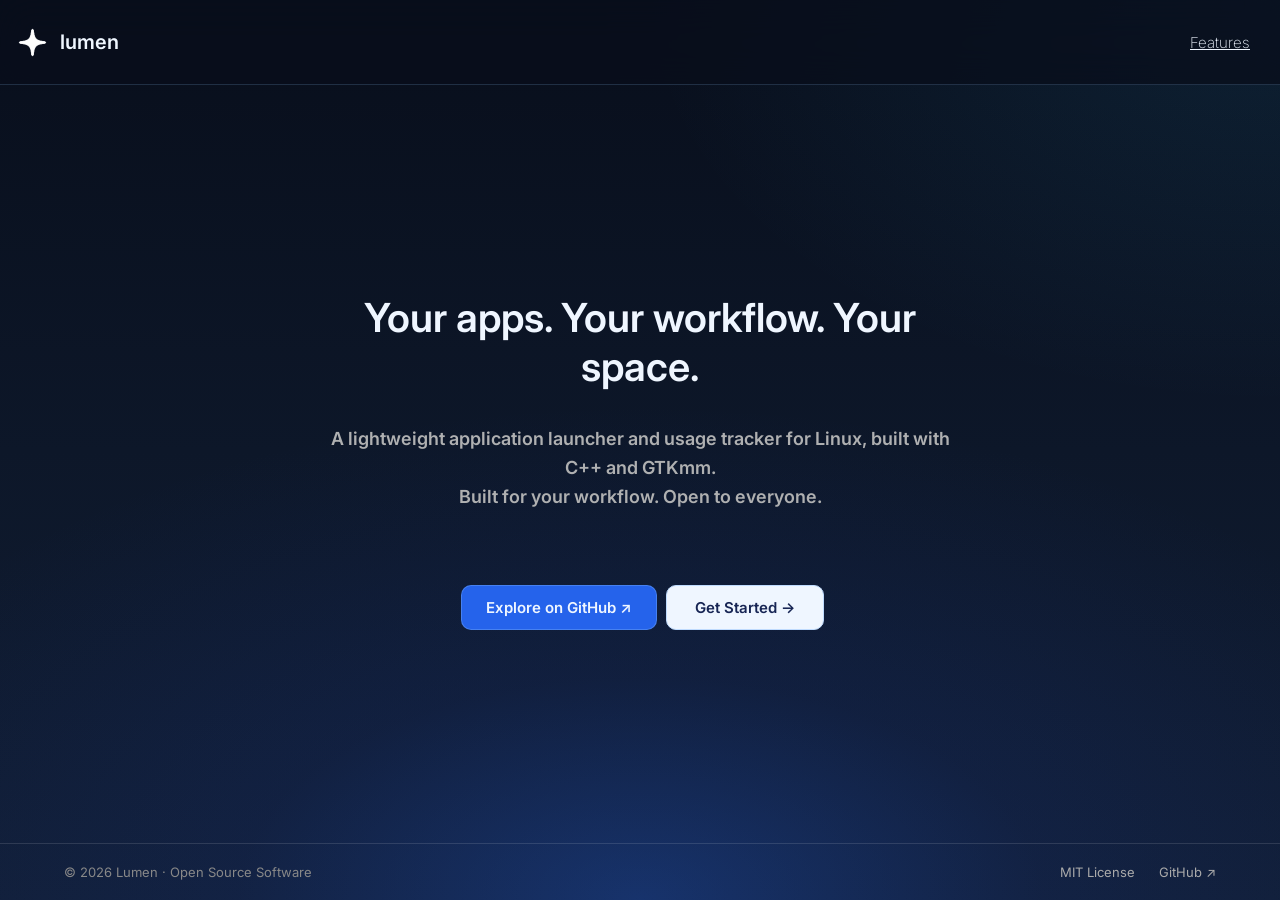
<file: index.html>
<!DOCTYPE html>
<html lang="en">
<head>
    <meta charset="UTF-8">
    <meta name="viewport" content="width=device-width, initial-scale=1.0">
    <title>Lumen</title>
     <link rel="icon" type="image/png" href="content/logo.png">
    <link rel="stylesheet" href="styles.css">

    <link rel="preconnect" href="https://fonts.googleapis.com">
    <link rel="preconnect" href="https://fonts.gstatic.com" crossorigin>

    <link href="https://fonts.googleapis.com/css2?family=Inter:wght@400;500;600;700&display=swap" rel="stylesheet">
</head>
<body>
    <div class="label-box">
        <img src="content\logo.png" alt="lumen-logo" class="logo">
        <p class="lumen-label">lumen</p>
        <a href="lumenwiki.html#launcher" class="features">Features</a>
    </div>

    <h1 class="header-lumen">Your apps. Your workflow. Your space.</h1>
    <p class="lumen-opisanie">A lightweight application launcher and usage tracker for Linux, built with C++ and GTKmm.<br>Built for your workflow. Open to everyone.</p>

    <a
    href="https://github.com/anq3l1/lumen"
    class="git-button"
    target="_blank"
    rel="noopener noreferrer"
    >
        Explore on GitHub ↗
    </a>
    
    <a href="lumenwiki.html" class="get-started">
        Get Started →
    </a>

    
<footer class="footer">
    <p>© 2026 Lumen · Open Source Software</p>

    <div class="footer-links">
        <a href="LICENSE">MIT License</a>
        <a href="https://github.com/anq3l1/lumen"
           target="_blank"
           rel="noopener noreferrer">GitHub ↗</a>
    </div>
</footer>


</body>
</html>
</file>
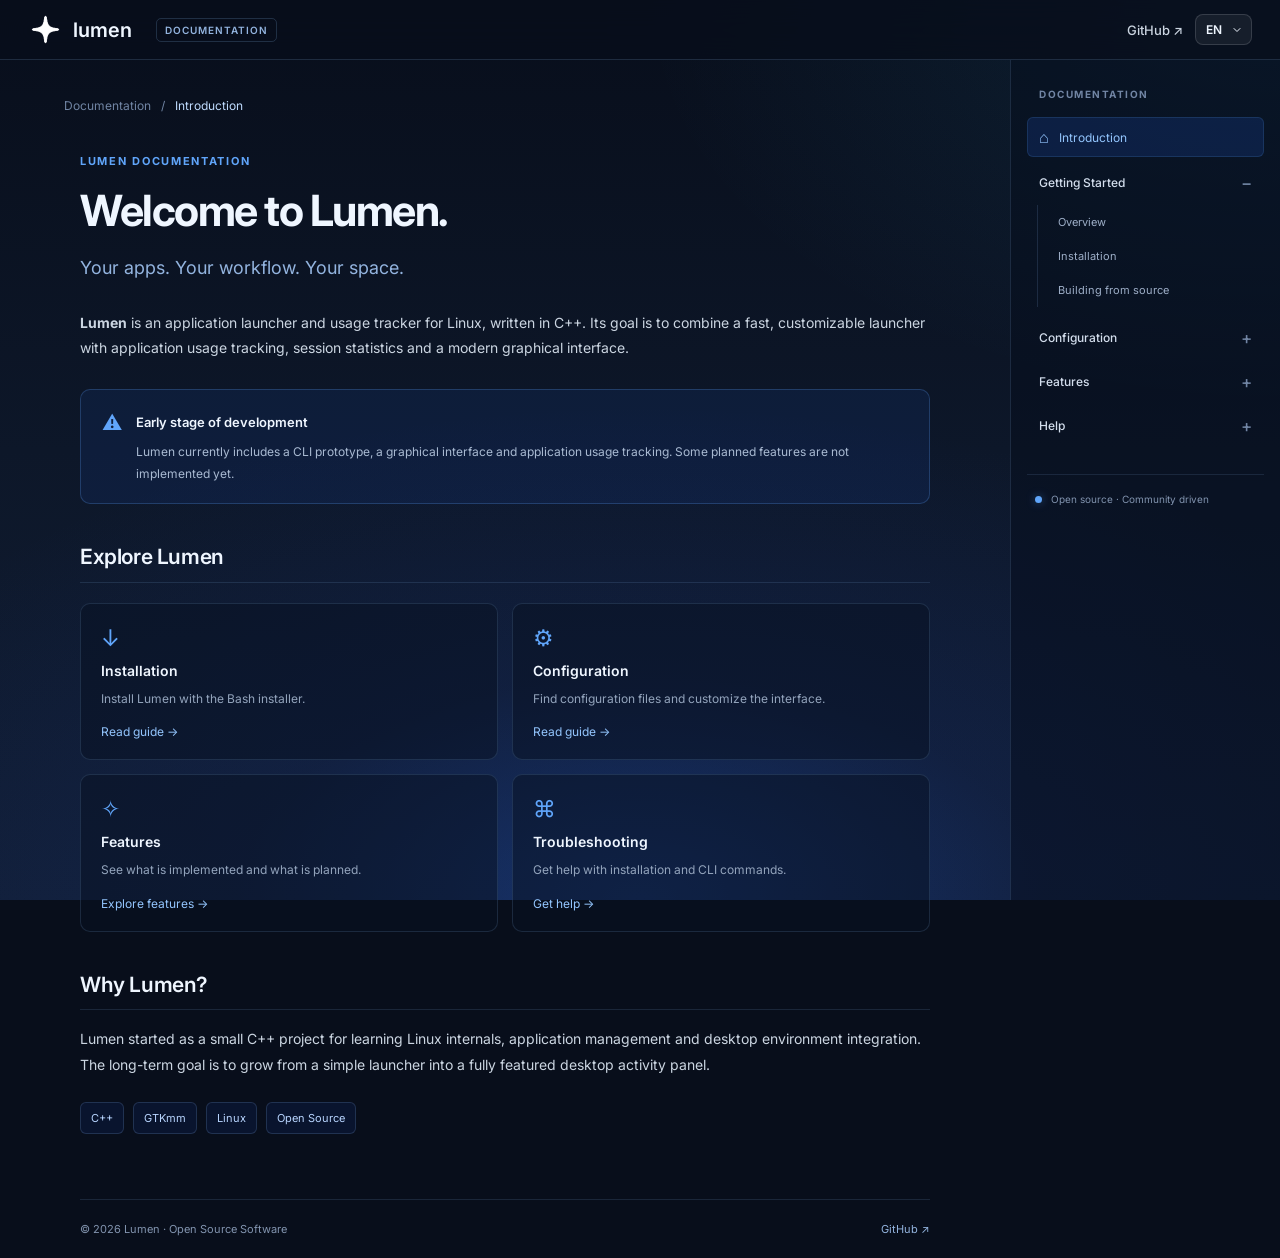
<file: lumenwiki.html>
<!DOCTYPE html>
<html lang="en">
<head>
    <meta charset="UTF-8">
    <meta name="viewport" content="width=device-width, initial-scale=1.0">

    <title>Lumen Wiki</title>
    <link rel="icon" type="image/png" href="content/logo.png">
    <link rel="stylesheet" href="wikistyles.css">

    <link rel="preconnect" href="https://fonts.googleapis.com">
    <link rel="preconnect" href="https://fonts.gstatic.com" crossorigin>
    <link href="https://fonts.googleapis.com/css2?family=Inter:wght@400;500;600;700&display=swap"
          rel="stylesheet">
</head>
<body class="wiki-page">

    <header class="label-box">
        <a href="index.html" class="wiki-brand">
            <img src="content/logo.png" alt="Lumen logo" class="logo">
            <span class="lumen-label">lumen</span>
        </a>

        <span class="wiki-badge">DOCUMENTATION</span>

        <a href="https://github.com/anq3l1/lumen"
           class="wiki-github"
           target="_blank"
           rel="noopener noreferrer">
            GitHub ↗
        </a>

        <div class="wiki-header-actions">
         <select id="language-switcher" class="language-switcher"
            aria-label="Select language">
             <option value="en">EN</option>
            <option value="ru">RU</option>
            </select>
        </div>
    </header>

    <div class="wiki-layout">

        <!-- Main content -->
        <main class="wiki-content" id="wiki-content">

            <div class="wiki-breadcrumb">
                <span>Documentation</span>
                <span>/</span>
                <span id="breadcrumb-current">Introduction</span>
            </div>

            <article id="wiki-article">
                <span class="wiki-eyebrow">LUMEN DOCUMENTATION</span>
                <h1>Welcome to Lumen.</h1>
                <p class="wiki-lead">Your apps. Your workflow. Your space.</p>
                <p><strong>Lumen</strong> is an application launcher and usage tracker for Linux, written in C++. Its goal is to combine a fast, customizable launcher with application usage tracking, session statistics and a modern graphical interface.</p>
                <div class="wiki-callout">
                    <span class="callout-icon">⚠</span>
                    <div>
                        <strong>Early stage of development</strong>
                        <p>Lumen currently includes a CLI prototype, a graphical interface and application usage tracking. Some planned features are not implemented yet.</p>
                    </div>
                </div>
                <h2>Explore Lumen</h2>
                <div class="wiki-cards">
                    <button class="wiki-card" data-page="installation">
                        <span class="wiki-card-icon">↓</span>
                        <strong>Installation</strong>
                        <span>Install Lumen with the Bash installer.</span>
                        <span class="wiki-card-link">Read guide →</span>
                    </button>
                    <button class="wiki-card" data-page="configuration">
                        <span class="wiki-card-icon">⚙</span>
                        <strong>Configuration</strong>
                        <span>Find configuration files and customize the interface.</span>
                        <span class="wiki-card-link">Read guide →</span>
                    </button>
                    <button class="wiki-card" data-page="features">
                        <span class="wiki-card-icon">✧</span>
                        <strong>Features</strong>
                        <span>See what is implemented and what is planned.</span>
                        <span class="wiki-card-link">Explore features →</span>
                    </button>
                    <button class="wiki-card" data-page="troubleshooting">
                        <span class="wiki-card-icon">⌘</span>
                        <strong>Troubleshooting</strong>
                        <span>Get help with installation and CLI commands.</span>
                        <span class="wiki-card-link">Get help →</span>
                    </button>
                </div>
                <h2>Why Lumen?</h2>
                <p>Lumen started as a small C++ project for learning Linux internals, application management and desktop environment integration. The long-term goal is to grow from a simple launcher into a fully featured desktop activity panel.</p>
                <div class="wiki-tags"><span>C++</span><span>GTKmm</span><span>Linux</span><span>Open Source</span></div>
            </article>


            <footer class="wiki-footer">
                <span>© 2026 Lumen · Open Source Software</span>
                <a href="https://github.com/anq3l1/lumen"
                   target="_blank"
                   rel="noopener noreferrer">GitHub ↗</a>
            </footer>

        </main>

        <!-- Right sidebar -->
        <aside class="wiki-sidebar">

            <div class="sidebar-heading">DOCUMENTATION</div>

            <button class="wiki-nav-link active" data-page="introduction">
                <span class="nav-icon">⌂</span>
                Introduction
            </button>

            <details class="wiki-nav-group" open>
                <summary>Getting Started</summary>
                <div class="wiki-nav-children">
                    <button class="wiki-nav-link" data-page="overview">
                        Overview
                    </button>
                    <button class="wiki-nav-link" data-page="installation">
                        Installation
                    </button>
                    <button class="wiki-nav-link" data-page="building">
                        Building from source
                    </button>
                </div>
            </details>

            <details class="wiki-nav-group">
                <summary>Configuration</summary>
                <div class="wiki-nav-children">
                    <button class="wiki-nav-link" data-page="configuration">
                        General settings
                    </button>
                    <button class="wiki-nav-link" data-page="styling">
                        Custom styling
                    </button>
                    <button class="wiki-nav-link" data-page="desktop">
                        Desktop integration
                    </button>
                </div>
            </details>

            <details class="wiki-nav-group">
                <summary>Features</summary>
                <div class="wiki-nav-children">
                    <button class="wiki-nav-link" data-page="launcher">
                        Application launcher
                    </button>
                    <button class="wiki-nav-link" data-page="usage">
                        Usage tracking
                    </button>
                    <button class="wiki-nav-link" data-page="statistics">
                        Statistics
                    </button>
                </div>
            </details>

            <details class="wiki-nav-group">
                <summary>Help</summary>
                <div class="wiki-nav-children">
                    <button class="wiki-nav-link" data-page="troubleshooting">
                        Troubleshooting
                    </button>
                    <button class="wiki-nav-link" data-page="contributing">
                        Contributing
                    </button>
                    <button class="wiki-nav-link" data-page="license">
                        License
                    </button>
                </div>
            </details>

            <div class="sidebar-bottom">
                <span class="status-dot"></span>
                Open source · Community driven
            </div>

        </aside>

    </div>

<script>
const pages = {
    introduction: {
        title: "Introduction",
        ruTitle: "Введение",
        html: `
            <span class="wiki-eyebrow">LUMEN DOCUMENTATION</span>
            <h1>Welcome to Lumen.</h1>
            <p class="wiki-lead">Your apps. Your workflow. Your space.</p>
            <p><strong>Lumen</strong> is an application launcher and usage tracker for Linux, written in C++. Its goal is to combine a fast, customizable launcher with application usage tracking, session statistics and a modern graphical interface.</p>
            <div class="wiki-callout"><span class="callout-icon">⚠</span><div>
                <strong>Early stage of development</strong>
                <p>Lumen currently includes a CLI prototype, a graphical interface and application usage tracking. Some planned features are not implemented yet.</p>
            </div></div>
            <h2>Explore Lumen</h2>
            <div class="wiki-cards">
                <button class="wiki-card" data-page="installation"><span class="wiki-card-icon">↓</span><strong>Installation</strong><span>Install Lumen with the Bash installer.</span><span class="wiki-card-link">Read guide →</span></button>
                <button class="wiki-card" data-page="configuration"><span class="wiki-card-icon">⚙</span><strong>Configuration</strong><span>Find configuration files and customize the interface.</span><span class="wiki-card-link">Read guide →</span></button>
                <button class="wiki-card" data-page="features"><span class="wiki-card-icon">✧</span><strong>Features</strong><span>See what is implemented and what is planned.</span><span class="wiki-card-link">Explore features →</span></button>
                <button class="wiki-card" data-page="troubleshooting"><span class="wiki-card-icon">⌘</span><strong>Troubleshooting</strong><span>Get help with installation and CLI commands.</span><span class="wiki-card-link">Get help →</span></button>
            </div>
            <h2>Why Lumen?</h2>
            <p>Lumen started as a small C++ project for learning Linux internals, application management and desktop environment integration. The long-term goal is to grow from a simple launcher into a fully featured desktop activity panel.</p>
            <div class="wiki-tags"><span>C++</span><span>GTKmm</span><span>Linux</span><span>Open Source</span></div>
        `,
        ru: `
            <span class="wiki-eyebrow">ДОКУМЕНТАЦИЯ LUMEN</span>
            <h1>Добро пожаловать в Lumen.</h1>
            <p class="wiki-lead">Твои приложения. Твой процесс. Твоё пространство.</p>
            <p><strong>Lumen</strong> — лаунчер приложений и трекер времени их использования для Linux, написанный на C++. Его цель — объединить быстрый настраиваемый лаунчер, отслеживание использования приложений, статистику сеансов и современный графический интерфейс.</p>
            <div class="wiki-callout"><span class="callout-icon">⚠</span><div>
                <strong>Ранняя стадия разработки</strong>
                <p>Сейчас Lumen включает прототип CLI, графический интерфейс и отслеживание времени использования приложений. Некоторые запланированные функции ещё не реализованы.</p>
            </div></div>
            <h2>Изучить Lumen</h2>
            <div class="wiki-cards">
                <button class="wiki-card" data-page="installation"><span class="wiki-card-icon">↓</span><strong>Установка</strong><span>Установи Lumen с помощью Bash-скрипта.</span><span class="wiki-card-link">Читать руководство →</span></button>
                <button class="wiki-card" data-page="configuration"><span class="wiki-card-icon">⚙</span><strong>Настройки</strong><span>Найди конфигурационные файлы и настрой интерфейс.</span><span class="wiki-card-link">Читать руководство →</span></button>
                <button class="wiki-card" data-page="features"><span class="wiki-card-icon">✧</span><strong>Возможности</strong><span>Посмотри, что уже реализовано и что планируется.</span><span class="wiki-card-link">Все возможности →</span></button>
                <button class="wiki-card" data-page="troubleshooting"><span class="wiki-card-icon">⌘</span><strong>Решение проблем</strong><span>Помощь с установкой и командами CLI.</span><span class="wiki-card-link">Получить помощь →</span></button>
            </div>
            <h2>Почему Lumen?</h2>
            <p>Lumen начинался как небольшой проект на C++ для изучения внутреннего устройства Linux, управления приложениями и интеграции с рабочим столом. В будущем проект должен вырасти из простого лаунчера в полноценную панель активности рабочего стола.</p>
            <div class="wiki-tags"><span>C++</span><span>GTKmm</span><span>Linux</span><span>Открытый код</span></div>
        `
    },

    overview: {
        title: "Overview",
        ruTitle: "Обзор",
        html: `
            <span class="wiki-eyebrow">GETTING STARTED</span>
            <h1>Overview</h1>
            <p class="wiki-lead">A launcher that can grow into a desktop activity panel.</p>
            <p>Lumen is a Linux application launcher and usage tracker written in C++. It discovers desktop applications, displays their names and icons, supports searching, and can launch applications.</p>
            <h2>Implemented</h2>
            <ul>
                <li>Discovering Linux <code>.desktop</code> files.</li>
                <li>Reading application names, executable commands (<code>Exec=</code>) and icons (<code>Icon=</code>).</li>
                <li>Keeping discovered applications in memory and displaying them.</li>
                <li>Searching applications by name and organizing them into categories.</li>
                <li>Graphical interface with application icons.</li>
                <li>Application usage time tracking.</li>
                <li>CLI commands for listing, searching and opening applications.</li>
            </ul>
            <h2>Technology and learning goals</h2>
            <p>The project is written in C++ and uses GTKmm for its graphical interface. It is also a practical way to learn Linux filesystem APIs, process management, the <code>.desktop</code> specification, inter-process communication (IPC) and databases.</p>
        `,
        ru: `
            <span class="wiki-eyebrow">НАЧАЛО РАБОТЫ</span>
            <h1>Обзор</h1>
            <p class="wiki-lead">Лаунчер, который может стать полноценной панелью активности рабочего стола.</p>
            <p>Lumen — лаунчер приложений и трекер времени их использования для Linux, написанный на C++. Он находит приложения, отображает их названия и иконки, позволяет искать и запускать программы.</p>
            <h2>Уже реализовано</h2>
            <ul>
                <li>Поиск Linux-файлов <code>.desktop</code>.</li>
                <li>Чтение названий приложений, команд запуска (<code>Exec=</code>) и иконок (<code>Icon=</code>).</li>
                <li>Хранение найденных приложений в памяти и их отображение.</li>
                <li>Поиск приложений по названию и распределение по категориям.</li>
                <li>Графический интерфейс с иконками приложений.</li>
                <li>Отслеживание времени использования приложений.</li>
                <li>Команды CLI для просмотра, поиска и запуска приложений.</li>
            </ul>
            <h2>Технологии и цели обучения</h2>
            <p>Проект написан на C++ и использует GTKmm для графического интерфейса. Он также позволяет изучать файловые API Linux, управление процессами, спецификацию <code>.desktop</code>, межпроцессное взаимодействие (IPC) и базы данных.</p>
        `
    },

    installation: {
        title: "Installation",
        ruTitle: "Установка",
        html: `
            <span class="wiki-eyebrow">GETTING STARTED</span>
            <h1>Installation</h1>
            <p class="wiki-lead">Build and install Lumen using the Bash installer.</p>
            <p>On Arch Linux, run these commands from the root directory of the cloned repository.</p>
            <h2>1. Clone the repository</h2>
            <pre><code>git clone https://github.com/anq3l1/lumen.git
cd lumen</code></pre>
            <h2>2. Run the installer</h2>
            <pre><code>chmod +x install.sh
./install.sh</code></pre>
            <p>The installer installs dependencies, builds the project and installs the executable to <code>~/.local/bin/lumen</code>.</p>
            <div class="wiki-callout"><span class="callout-icon">i</span><div><strong>Before running Lumen</strong><p>Make sure <code>~/.local/bin</code> is available in your <code>PATH</code> so you can run <code>lumen</code> from a terminal.</p></div></div>
            <h2>Launch the graphical interface</h2>
            <pre><code>lumen</code></pre>
            <a class="wiki-action" href="https://github.com/anq3l1/lumen" target="_blank" rel="noopener noreferrer">View repository ↗</a>
        `,
        ru: `
            <span class="wiki-eyebrow">НАЧАЛО РАБОТЫ</span>
            <h1>Установка</h1>
            <p class="wiki-lead">Собери и установи Lumen с помощью Bash-установщика.</p>
            <p>В Arch Linux выполни эти команды из корневой директории клонированного репозитория.</p>
            <h2>1. Клонирование репозитория</h2>
            <pre><code>git clone https://github.com/anq3l1/lumen.git
cd lumen</code></pre>
            <h2>2. Запуск установщика</h2>
            <pre><code>chmod +x install.sh
./install.sh</code></pre>
            <p>Установщик устанавливает зависимости, собирает проект и помещает исполняемый файл в <code>~/.local/bin/lumen</code>.</p>
            <div class="wiki-callout"><span class="callout-icon">i</span><div><strong>Перед запуском Lumen</strong><p>Убедись, что <code>~/.local/bin</code> находится в переменной <code>PATH</code>. Тогда можно будет запускать <code>lumen</code> из терминала.</p></div></div>
            <h2>Запуск графического интерфейса</h2>
            <pre><code>lumen</code></pre>
            <a class="wiki-action" href="https://github.com/anq3l1/lumen" target="_blank" rel="noopener noreferrer">Открыть репозиторий ↗</a>
        `
    },

    building: {
        title: "Building from source",
        ruTitle: "Сборка из исходного кода",
        html: `
            <span class="wiki-eyebrow">GETTING STARTED</span>
            <h1>Building from source</h1>
            <p class="wiki-lead">Use the project's installation script to build the current version.</p>
            <p>Lumen is in an early stage of development. The supported installation workflow described in the README uses the Bash script in the repository.</p>
            <h2>Commands</h2>
            <pre><code>git clone https://github.com/anq3l1/lumen.git
cd lumen
chmod +x install.sh
./install.sh</code></pre>
            <p>The installer handles dependency installation, building and installation of the executable to <code>~/.local/bin/lumen</code>.</p>
            <p>For the latest requirements and build changes, check the repository README and build files.</p>
            <a class="wiki-action" href="https://github.com/anq3l1/lumen" target="_blank" rel="noopener noreferrer">View source on GitHub ↗</a>
        `,
        ru: `
            <span class="wiki-eyebrow">НАЧАЛО РАБОТЫ</span>
            <h1>Сборка из исходного кода</h1>
            <p class="wiki-lead">Используй установочный скрипт проекта для сборки текущей версии.</p>
            <p>Lumen находится на ранней стадии разработки. Поддерживаемый способ установки описан в README и использует Bash-скрипт из репозитория.</p>
            <h2>Команды</h2>
            <pre><code>git clone https://github.com/anq3l1/lumen.git
cd lumen
chmod +x install.sh
./install.sh</code></pre>
            <p>Установщик устанавливает зависимости, собирает проект и помещает исполняемый файл в <code>~/.local/bin/lumen</code>.</p>
            <p>Актуальные требования и изменения процесса сборки смотри в README и файлах сборки репозитория.</p>
            <a class="wiki-action" href="https://github.com/anq3l1/lumen" target="_blank" rel="noopener noreferrer">Исходный код на GitHub ↗</a>
        `
    },

    configuration: {
        title: "General settings",
        ruTitle: "Общие настройки",
        html: `
            <span class="wiki-eyebrow">CONFIGURATION</span>
            <h1>Configuration</h1>
            <p class="wiki-lead">Find Lumen's local data and customization files.</p>
            <h2>Important paths</h2>
            <ul>
                <li><code>~/.local/bin/lumen</code> — installed executable.</li>
                <li><code>~/.local/share/lumen/proc.json</code> — process manager data.</li>
                <li><code>~/.local/share/lumen/stat.json</code> — usage tracker data.</li>
                <li><code>~/.config/lumen/style.css</code> — user stylesheet for customizing the interface.</li>
                <li><code>~/.config/hypr/lua/lumen.lua</code> — Lumen's Hyprland Lua integration file.</li>
            </ul>
            <div class="wiki-callout"><span class="callout-icon">i</span><div><strong>Keep configuration files separate</strong><p>Lumen's <code>style.css</code> is for visual customization. The Lua file is used for Hyprland integration.</p></div></div>
        `,
        ru: `
            <span class="wiki-eyebrow">НАСТРОЙКИ</span>
            <h1>Конфигурация</h1>
            <p class="wiki-lead">Расположение локальных данных и файлов настройки Lumen.</p>
            <h2>Важные пути</h2>
            <ul>
                <li><code>~/.local/bin/lumen</code> — установленный исполняемый файл.</li>
                <li><code>~/.local/share/lumen/proc.json</code> — данные менеджера процессов.</li>
                <li><code>~/.local/share/lumen/stat.json</code> — данные отслеживания использования.</li>
                <li><code>~/.config/lumen/style.css</code> — пользовательская таблица стилей интерфейса.</li>
                <li><code>~/.config/hypr/lua/lumen.lua</code> — файл интеграции Lumen с Hyprland через Lua.</li>
            </ul>
            <div class="wiki-callout"><span class="callout-icon">i</span><div><strong>Не смешивай конфигурационные файлы</strong><p>Файл <code>style.css</code> отвечает за оформление, а Lua-файл используется для интеграции с Hyprland.</p></div></div>
        `
    },

    styling: {
        title: "Custom styling",
        ruTitle: "Настройка оформления",
        html: `
            <span class="wiki-eyebrow">CONFIGURATION</span>
            <h1>Custom styling</h1>
            <p class="wiki-lead">Customize Lumen's appearance with CSS.</p>
            <p>The user stylesheet is located at:</p>
            <pre><code>~/.config/lumen/style.css</code></pre>
            <p>Edit this file to customize supported GTK widgets, including their colors, backgrounds, borders and spacing.</p>
            <h2>Example</h2>
            <pre><code>/* Example GTK CSS */
window {
    background-color: #0d1729;
    color: #eff6ff;
}</code></pre>
            <p>This is a generic example. The final appearance depends on the widget names and styles used by the installed Lumen version.</p>
        `,
        ru: `
            <span class="wiki-eyebrow">НАСТРОЙКИ</span>
            <h1>Настройка оформления</h1>
            <p class="wiki-lead">Настрой внешний вид Lumen с помощью CSS.</p>
            <p>Пользовательская таблица стилей находится здесь:</p>
            <pre><code>~/.config/lumen/style.css</code></pre>
            <p>Редактируй этот файл, чтобы менять цвета, фон, границы и отступы поддерживаемых виджетов GTK.</p>
            <h2>Пример</h2>
            <pre><code>/* Пример GTK CSS */
window {
    background-color: #0d1729;
    color: #eff6ff;
}</code></pre>
            <p>Это общий пример. Итоговый вид зависит от названий виджетов и стилей, используемых установленной версией Lumen.</p>
        `
    },

    desktop: {
        title: "Desktop integration",
        ruTitle: "Интеграция с рабочим столом",
        html: `
            <span class="wiki-eyebrow">CONFIGURATION</span>
            <h1>Desktop integration</h1>
            <p class="wiki-lead">Connect Lumen to Hyprland.</p>
            <h2>Hyprland Lua configuration</h2>
            <p>The installer places the integration file at:</p>
            <pre><code>~/.config/hypr/lua/lumen.lua</code></pre>
            <p>If <code>~/.config/hypr/hyprland.lua</code> exists, the installer adds a command to load this file. If you use a different Lua entry point, add the following line after initializing <code>hl</code>:</p>
            <pre><code>dofile(os.getenv("HOME") .. "/.config/hypr/lua/lumen.lua")</code></pre>
            <h2>Process manager</h2>
            <p>The process manager starts on the <code>hyprland.start</code> event using the <code>lumen --processmanager</code> command.</p>
            <p>Hyprland integration and Lumen's CSS styling use separate files: <code>lumen.lua</code> configures the integration, while <code>~/.config/lumen/style.css</code> customizes the interface.</p>
        `,
        ru: `
            <span class="wiki-eyebrow">НАСТРОЙКИ</span>
            <h1>Интеграция с рабочим столом</h1>
            <p class="wiki-lead">Подключи Lumen к Hyprland.</p>
            <h2>Конфигурация Hyprland на Lua</h2>
            <p>Установщик размещает файл интеграции здесь:</p>
            <pre><code>~/.config/hypr/lua/lumen.lua</code></pre>
            <p>Если существует файл <code>~/.config/hypr/hyprland.lua</code>, установщик добавляет команду для загрузки интеграции. Если ты используешь другую точку входа Lua, добавь следующую строку после инициализации <code>hl</code>:</p>
            <pre><code>dofile(os.getenv("HOME") .. "/.config/hypr/lua/lumen.lua")</code></pre>
            <h2>Менеджер процессов</h2>
            <p>Менеджер процессов запускается при событии <code>hyprland.start</code> с помощью команды <code>lumen --processmanager</code>.</p>
            <p>Интеграция с Hyprland и CSS-оформление Lumen используют разные файлы: <code>lumen.lua</code> отвечает за интеграцию, а <code>~/.config/lumen/style.css</code> — за внешний вид интерфейса.</p>
        `
    },

    features: {
        title: "Features",
        ruTitle: "Возможности",
        html: `
            <span class="wiki-eyebrow">FEATURES</span>
            <h1>Features</h1>
            <p class="wiki-lead">Implemented today, with more planned for the future.</p>
            <h2>Implemented</h2>
            <ul>
                <li>Discover Linux <code>.desktop</code> files.</li>
                <li>Read application names, executable commands and icons.</li>
                <li>Store and display discovered applications.</li>
                <li>Search applications by name.</li>
                <li>Application categories and graphical interface.</li>
                <li>Launch applications.</li>
                <li>Track application usage time.</li>
            </ul>
            <h2>Planned</h2>
            <ul>
                <li>Added music player on start window.</li>
                <li>Keyboard navigation.</li>
                <li>Session tracking and a current-session timer.</li>
                <li>SQLite database.</li>
                <li>Daily, weekly statistics.</li>
                <li>Usage charts.</li>
                <li>Hyprland integration improvements and a customizable panel.</li>
                <li>Counter laucnh applications.</li>
                <li>Themes, more customization for style css and a configuration file.</li>
                <li>Background/wallpaper support, clock and system widgets.</li>
            </ul>
            <div class="wiki-callout"><span class="callout-icon">⚠</span><div><strong>Development status</strong><p>Items in the planned list are goals, not promises that those features are available in the current release.</p></div></div>
        `,
        ru: `
            <span class="wiki-eyebrow">ВОЗМОЖНОСТИ</span>
            <h1>Возможности</h1>
            <p class="wiki-lead">Что уже реализовано и что планируется добавить в будущем.</p>
            <h2>Реализовано</h2>
            <ul>
                <li>Поиск Linux-файлов <code>.desktop</code>.</li>
                <li>Чтение названий приложений, команд запуска и иконок.</li>
                <li>Сохранение и отображение найденных приложений.</li>
                <li>Поиск приложений по названию.</li>
                <li>Категории приложений и графический интерфейс.</li>
                <li>Запуск приложений.</li>
                <li>Отслеживание времени использования приложений.</li>
            </ul>
            <h2>Планируется</h2>
            <ul>
                <li>Музыкальный плеер в стартовом окне.</li>
                <li>Управление с клавиатуры.</li>
                <li>Отслеживание сеансов и таймер текущего сеанса.</li>
                <li>База данных SQLite.</li>
                <li>Ежедневная и еженедельная статистика.</li>
                <li>Графики использования.</li>
                <li>Улучшение интеграции с Hyprland и настраиваемая панель.</li>
                <li>Счётчик запусков приложений.</li>
                <li>Темы оформления, расширенная настройка CSS и конфигурационный файл.</li>
                <li>Поддержка фоновых изображений, обои, часы и системные виджеты.</li>
            </ul>
            <div class="wiki-callout"><span class="callout-icon">⚠</span><div><strong>Статус разработки</strong><p>Запланированные функции — это цели развития, а не обещание, что они уже доступны в текущей версии.</p></div></div>
        `
    },

    launcher: {
        title: "Application launcher",
        ruTitle: "Лаунчер приложений",
        html: `
            <span class="wiki-eyebrow">FEATURES</span>
            <h1>Application launcher</h1>
            <p class="wiki-lead">Discover, search for and launch desktop applications.</p>
            <p>Lumen reads Linux <code>.desktop</code> entries to retrieve application names, executable commands (<code>Exec=</code>) and icons (<code>Icon=</code>).</p>
            <h2>Available ways to use the launcher</h2>
            <ul>
                <li>Open the graphical interface with <code>lumen</code>.</li>
                <li>List discovered applications with <code>lumen --list</code>.</li>
                <li>Search for an application with <code>lumen --search firefox</code>.</li>
                <li>Launch an application by name with <code>lumen --open kitty</code>.</li>
            </ul>
            <p>The application list contains one entry per displayed application name. Applications with identical names from user and system <code>.desktop</code> files are not duplicated.</p>
        `,
        ru: `
            <span class="wiki-eyebrow">ВОЗМОЖНОСТИ</span>
            <h1>Лаунчер приложений</h1>
            <p class="wiki-lead">Поиск, просмотр и запуск приложений рабочего стола.</p>
            <p>Lumen читает файлы <code>.desktop</code> в Linux, чтобы получить названия приложений, команды запуска (<code>Exec=</code>) и иконки (<code>Icon=</code>).</p>
            <h2>Как пользоваться лаунчером</h2>
            <ul>
                <li>Открыть графический интерфейс командой <code>lumen</code>.</li>
                <li>Показать найденные приложения командой <code>lumen --list</code>.</li>
                <li>Найти приложение командой <code>lumen --search firefox</code>.</li>
                <li>Запустить приложение по имени командой <code>lumen --open kitty</code>.</li>
            </ul>
            <p>В списке приложений отображается одна запись на каждое название. Приложения с одинаковыми именами из пользовательских и системных файлов <code>.desktop</code> не дублируются.</p>
        `
    },

    usage: {
        title: "Usage tracking",
        ruTitle: "Отслеживание использования",
        html: `
            <span class="wiki-eyebrow">FEATURES</span>
            <h1>Usage tracking</h1>
            <p class="wiki-lead">Track how long applications are used.</p>
            <p>Application usage time tracking is implemented in Lumen. Tracker data is stored locally in:</p>
            <pre><code>~/.local/share/lumen/proc.json
~/.local/share/lumen/stat.json</code></pre>
            <h2>Planned improvements</h2>
            <p>Session tracking, a current-session timer, a SQLite database and daily, weekly and monthly statistics are planned for future development.</p>
        `,
        ru: `
            <span class="wiki-eyebrow">ВОЗМОЖНОСТИ</span>
            <h1>Отслеживание использования</h1>
            <p class="wiki-lead">Отслеживай, сколько времени используются приложения.</p>
            <p>Отслеживание времени использования приложений уже реализовано в Lumen. Данные сохраняются локально в файлах:</p>
            <pre><code>~/.local/share/lumen/proc.json
~/.local/share/lumen/stat.json</code></pre>
            <h2>Планируемые улучшения</h2>
            <p>В будущем планируется добавить отслеживание сеансов, таймер текущего сеанса, базу данных SQLite, а также ежедневную, еженедельную и ежемесячную статистику.</p>
        `
    },

    statistics: {
        title: "Statistics",
        ruTitle: "Статистика",
        html: `
            <span class="wiki-eyebrow">FEATURES</span>
            <h1>Statistics</h1>
            <p class="wiki-lead">A planned area of Lumen's development.</p>
            <p>Application usage time tracking is implemented, and its data is stored locally in the Lumen data directory.</p>
            <h2>Planned statistics features</h2>
            <ul>
                <li>Session tracking.</li>
                <li>Daily, weekly and monthly statistics.</li>
                <li>Usage charts.</li>
                <li>A current-session timer.</li>
                <li>SQLite database storage.</li>
            </ul>
            <div class="wiki-callout"><span class="callout-icon">i</span><div><strong>Not all features are available yet</strong><p>The items above are listed as planned in the project README.</p></div></div>
        `,
        ru: `
            <span class="wiki-eyebrow">ВОЗМОЖНОСТИ</span>
            <h1>Статистика</h1>
            <p class="wiki-lead">Одно из направлений дальнейшего развития Lumen.</p>
            <p>Отслеживание времени использования приложений уже реализовано. Данные хранятся локально в директории данных Lumen.</p>
            <h2>Что планируется добавить</h2>
            <ul>
                <li>Отслеживание сеансов.</li>
                <li>Ежедневную, еженедельную и ежемесячную статистику.</li>
                <li>Графики использования.</li>
                <li>Таймер текущего сеанса.</li>
                <li>Хранение данных в SQLite.</li>
            </ul>
            <div class="wiki-callout"><span class="callout-icon">i</span><div><strong>Пока доступны не все функции</strong><p>Перечисленные выше возможности обозначены как планы в README проекта.</p></div></div>
        `
    },

    troubleshooting: {
        title: "Troubleshooting",
        ruTitle: "Решение проблем",
        html: `
            <span class="wiki-eyebrow">HELP</span>
            <h1>Troubleshooting</h1>
            <p class="wiki-lead">Check these steps when Lumen does not work as expected.</p>
            <h2>Installer does not run</h2>
            <p>From the repository root, make the script executable and run it:</p>
            <pre><code>chmod +x install.sh
./install.sh</code></pre>
            <h2>Command not found</h2>
            <p>The installer places the executable at <code>~/.local/bin/lumen</code>. Check that <code>~/.local/bin</code> is included in your shell's <code>PATH</code>.</p>
            <h2>Applications are missing</h2>
            <p>Check that the applications have valid Linux <code>.desktop</code> entries available to your desktop environment.</p>
            <h2>CLI commands</h2>
            <pre><code>lumen --list
lumen --search firefox
lumen --open kitty
lumen --processmanager</code></pre>
            <p>If the problem persists, review terminal output and open an issue with steps to reproduce the problem.</p>
            <a class="wiki-action" href="https://github.com/anq3l1/lumen/issues" target="_blank" rel="noopener noreferrer">Report an issue ↗</a>
        `,
        ru: `
            <span class="wiki-eyebrow">ПОМОЩЬ</span>
            <h1>Решение проблем</h1>
            <p class="wiki-lead">Что проверить, если Lumen работает не так, как ожидалось.</p>
            <h2>Установщик не запускается</h2>
            <p>В корневой директории репозитория сделай скрипт исполняемым и запусти его:</p>
            <pre><code>chmod +x install.sh
./install.sh</code></pre>
            <h2>Команда не найдена</h2>
            <p>Установщик размещает исполняемый файл по пути <code>~/.local/bin/lumen</code>. Убедись, что <code>~/.local/bin</code> добавлена в переменную <code>PATH</code>.</p>
            <h2>Не отображаются приложения</h2>
            <p>Проверь, что приложения имеют корректные Linux-файлы <code>.desktop</code>, доступные твоему рабочему окружению.</p>
            <h2>Команды CLI</h2>
            <pre><code>lumen --list
lumen --search firefox
lumen --open kitty
lumen --processmanager</code></pre>
            <p>Если проблема сохраняется, изучи вывод терминала и создай issue, описав шаги для воспроизведения ошибки.</p>
            <a class="wiki-action" href="https://github.com/anq3l1/lumen/issues" target="_blank" rel="noopener noreferrer">Сообщить об ошибке ↗</a>
        `
    },

    contributing: {
        title: "Contributing",
        ruTitle: "Участие в разработке",
        html: `
            <span class="wiki-eyebrow">COMMUNITY</span>
            <h1>Contributing</h1>
            <p class="wiki-lead">Help improve Lumen.</p>
            <p>Lumen began as a learning project focused on building a real-world Linux desktop application. Bug reports, ideas and contributions can help it develop further.</p>
            <h2>Areas explored by the project</h2>
            <ul>
                <li>Linux filesystem APIs.</li>
                <li>Process management.</li>
                <li>The <code>.desktop</code> specification.</li>
                <li>Inter-process communication (IPC).</li>
                <li>Databases and usage statistics.</li>
            </ul>
            <p>Before contributing, read the README and check existing issues.</p>
            <a class="wiki-action" href="https://github.com/anq3l1/lumen" target="_blank" rel="noopener noreferrer">Visit GitHub ↗</a>
        `,
        ru: `
            <span class="wiki-eyebrow">СООБЩЕСТВО</span>
            <h1>Участие в разработке</h1>
            <p class="wiki-lead">Помоги сделать Lumen лучше.</p>
            <p>Lumen начинался как учебный проект по созданию настоящего приложения для рабочего стола Linux. Сообщения об ошибках, идеи и вклад сообщества помогут развивать проект.</p>
            <h2>Направления проекта</h2>
            <ul>
                <li>Файловые API Linux.</li>
                <li>Управление процессами.</li>
                <li>Спецификация <code>.desktop</code>.</li>
                <li>Межпроцессное взаимодействие (IPC).</li>
                <li>Базы данных и статистика использования.</li>
            </ul>
            <p>Перед участием в разработке прочитай README и проверь существующие issues.</p>
            <a class="wiki-action" href="https://github.com/anq3l1/lumen" target="_blank" rel="noopener noreferrer">Открыть GitHub ↗</a>
        `
    },

    license: {
        title: "License",
        ruTitle: "Лицензия",
        html: `
            <span class="wiki-eyebrow">PROJECT</span>
            <h1>License</h1>
            <p class="wiki-lead">Check the license provided with the source code.</p>
            <p>The README describes Lumen as an open-source project but does not specify the license name. Check the <code>LICENSE</code> file in the repository for the applicable terms.</p>
            <a class="wiki-action" href="https://github.com/anq3l1/lumen" target="_blank" rel="noopener noreferrer">View repository ↗</a>
        `,
        ru: `
            <span class="wiki-eyebrow">ПРОЕКТ</span>
            <h1>Лицензия</h1>
            <p class="wiki-lead">Проверь лицензию, прилагаемую к исходному коду.</p>
            <p>В README Lumen описан как проект с открытым исходным кодом, но название лицензии не указано. Условия использования можно проверить в файле <code>LICENSE</code> в репозитории.</p>
            <a class="wiki-action" href="https://github.com/anq3l1/lumen" target="_blank" rel="noopener noreferrer">Открыть репозиторий ↗</a>
        `
    }
};

const languageSwitcher = document.getElementById("language-switcher");
const article = document.getElementById("wiki-article");
const breadcrumb = document.getElementById("breadcrumb-current");

const navTranslations = {
    introduction: "Введение",
    overview: "Обзор",
    installation: "Установка",
    building: "Сборка из исходного кода",
    configuration: "Общие настройки",
    styling: "Настройка оформления",
    desktop: "Интеграция с рабочим столом",
    launcher: "Лаунчер приложений",
    usage: "Отслеживание использования",
    statistics: "Статистика",
    troubleshooting: "Решение проблем",
    contributing: "Участие в разработке",
    license: "Лицензия"
};

const staticTranslations = {
    "DOCUMENTATION": "ДОКУМЕНТАЦИЯ",
    "LUMEN DOCUMENTATION": "ДОКУМЕНТАЦИЯ LUMEN",
    "Documentation": "Документация",
    "Getting Started": "Начало работы",
    "Configuration": "Настройки",
    "Features": "Возможности",
    "Help": "Помощь",
    "Open source · Community driven": "Открытый код · Развивается сообществом",
    "Select language": "Выбрать язык",
    "© 2026 Lumen · Open Source Software": "© 2026 Lumen · Программное обеспечение с открытым кодом"
};

let currentPageId = "introduction";

function getLanguage() {
    return languageSwitcher?.value || "en";
}

function translateStaticInterface(language) {
    document.documentElement.lang = language;

    const badge = document.querySelector(".wiki-badge");
    if (badge) {
        badge.textContent = language === "ru"
            ? "ДОКУМЕНТАЦИЯ"
            : "DOCUMENTATION";
    }

    const sidebarHeading = document.querySelector(".sidebar-heading");
    if (sidebarHeading) {
        sidebarHeading.textContent = language === "ru"
            ? "ДОКУМЕНТАЦИЯ"
            : "DOCUMENTATION";
    }

    document.querySelectorAll(".wiki-nav-group > summary").forEach((summary, index) => {
        const englishLabels = ["Getting Started", "Configuration", "Features", "Help"];
        const russianLabels = ["Начало работы", "Настройки", "Возможности", "Помощь"];

        summary.textContent = language === "ru"
            ? russianLabels[index]
            : englishLabels[index];
    });

    document.querySelectorAll(".wiki-nav-link[data-page]").forEach(button => {
        const pageId = button.dataset.page;
        const page = pages[pageId];
        if (!page) return;

        const label = language === "ru"
            ? navTranslations[pageId]
            : page.title;

        const icon = button.querySelector(".nav-icon");

        if (icon) {
            button.innerHTML = "";
            button.appendChild(icon);
            button.appendChild(document.createTextNode(" " + label));
        } else {
            button.textContent = label;
        }
    });

    const sidebarBottom = document.querySelector(".sidebar-bottom");
    if (sidebarBottom) {
        const statusDot = sidebarBottom.querySelector(".status-dot");
        sidebarBottom.innerHTML = "";
        if (statusDot) sidebarBottom.appendChild(statusDot);
        sidebarBottom.appendChild(document.createTextNode(
            language === "ru"
                ? "Открытый код · Развивается сообществом"
                : "Open source · Community driven"
        ));
    }

    const footerText = document.querySelector(".wiki-footer span");
    if (footerText) {
        footerText.textContent = language === "ru"
            ? "© 2026 Lumen · Программное обеспечение с открытым кодом"
            : "© 2026 Lumen · Open Source Software";
    }

    const languageLabel = document.getElementById("language-switcher");
    if (languageLabel) {
        languageLabel.setAttribute(
            "aria-label",
            language === "ru" ? "Выбрать язык" : "Select language"
        );
    }

    const docBreadcrumb = document.querySelector(".wiki-breadcrumb span:first-child");
    if (docBreadcrumb) {
        docBreadcrumb.textContent = language === "ru"
            ? "Документация"
            : "Documentation";
    }
}

function showPage(pageId, updateHash = true) {
    const page = pages[pageId];
    if (!page || !article) return;

    currentPageId = pageId;
    const language = getLanguage();

    article.innerHTML = language === "ru" ? page.ru : page.html;

    if (breadcrumb) {
        breadcrumb.textContent = language === "ru"
            ? page.ruTitle
            : page.title;
    }

    document.title =
        (language === "ru" ? page.ruTitle : page.title) + " · Lumen Wiki";

    document.querySelectorAll(".wiki-nav-link").forEach(link => {
        link.classList.toggle("active", link.dataset.page === pageId);
    });

    const selectedLink = document.querySelector(
        `.wiki-sidebar [data-page="${pageId}"]`
    );

    if (selectedLink) {
        const group = selectedLink.closest("details");
        if (group) group.open = true;
    }

    if (updateHash) {
        history.replaceState(null, "", "#" + pageId);
    }

    translateStaticInterface(language);

    const content = document.getElementById("wiki-content");
    if (content) content.scrollTo({ top: 0, behavior: "smooth" });
}

function translatePage(language) {
    localStorage.setItem("lumen-language", language);
    document.documentElement.lang = language;
    showPage(currentPageId, false);
}

if (languageSwitcher) {
    const savedLanguage = localStorage.getItem("lumen-language") || "en";
    languageSwitcher.value = savedLanguage;

    languageSwitcher.addEventListener("change", () => {
        translatePage(languageSwitcher.value);
    });
}

document.addEventListener("click", event => {
    const button = event.target.closest("[data-page]");
    if (!button || !pages[button.dataset.page]) return;

    showPage(button.dataset.page);
});

const initialPage = location.hash.slice(1);
const savedLanguage = localStorage.getItem("lumen-language") || "en";

if (languageSwitcher) {
    languageSwitcher.value = savedLanguage;
}

showPage(pages[initialPage] ? initialPage : "introduction", false);
</script>


</body>
</html>
</file>
<file: styles.css>
html, body {
    margin: 0;
    padding: 0;
    min-height: 100%;

    background:
        radial-gradient(
            ellipse 70% 55% at 50% 100%,
            rgba(37, 99, 235, 0.30) 0%,
            rgba(30, 64, 175, 0.12) 45%,
            transparent 100%
        ),
        radial-gradient(
            ellipse 50% 45% at 100% 0%,
            rgba(56, 189, 248, 0.10) 0%,
            transparent 100%
        ),
        linear-gradient(
            180deg,
            #080e1b 0%,
            #0d1729 50%,
            #111e35 100%
        );

    background-attachment: fixed;
    overflow-x: hidden;
    overflow-y: auto;
    color: #eff6ff;
}


.label-box {
    position: fixed;
    top: 0;
    left: 0;
    width: 100%;
    box-sizing: border-box;

    display: flex;
    align-items: center;
    gap: 10px;

    background-color: rgba(8, 14, 27, 0.75);
    border-bottom: 1px solid rgba(147, 197, 253, 0.18);

    backdrop-filter: blur(18px);
    -webkit-backdrop-filter: blur(18px);

    padding: 10px 15px;
    z-index: 1000;
}

.lumen-label {
    font-family: 'Inter', sans-serif;
    font-size: 20px;
    font-weight: 600;
    color: #eff6ff;
}

.logo {
    height: 35px;
    width: 35px;
    object-fit: contain;
}

.features {
    font-family: 'Inter', sans-serif;
    font-size: 15px;
    font-weight: 200;
    color: #eff6ff;

    position: absolute;
    right: 30px;
}


.header-lumen {
    font-family: 'Inter', sans-serif;
    font-size: 40px;
    font-weight: 600;
    color: #eff6ff;

    position: absolute;
    top: 35%;
    left: 50%;
    transform: translate(-50%, -50%);
    text-align: center;
}

.lumen-opisanie {
    font-family: 'Inter', sans-serif;
    font-size: 18px;
    font-weight: 600;
    color: #afb0b1;

    line-height: 1.6;

    position: absolute;
    top: 50%;
    left: 50%;
    transform: translate(-50%, -50%);
    text-align: center;

    display: flex;
    flex-direction: column;
    align-items: center;
    gap: 16px;
}

.git-button {
    display: inline-block;
    padding: 12px 24px;

    background: #2563eb;
    color: #eff6ff;

    font-family: 'Inter', sans-serif;
    font-size: 15px;
    font-weight: 600;
    text-decoration: none;

    border: 1px solid rgba(147, 197, 253, 0.3);
    border-radius: 10px;

    cursor: pointer;
    transition: all 0.2s ease;
    position: absolute;
    top: 65%;
    left: 36%;
}

.get-started {
    display: inline-block;
    padding: 12px 28px;

    background: #eff6ff;
    color: #172554;

    font-family: 'Inter', sans-serif;
    font-size: 15px;
    font-weight: 600;
    text-decoration: none;

    border: 1px solid #bfdbfe;
    border-radius: 10px;

    cursor: pointer;
    transition: all 0.25s ease;
    position: absolute;
    top: 65%;
    left: 52%;
}

.get-started:hover {
    background: #bfdbfe;
    border-color: #93c5fd;
    box-shadow: 0 0 20px rgba(96, 165, 250, 0.2);
    transform: translateY(-2px);
}

.get-started:active {
    transform: translateY(0);
    box-shadow: none;
}


.git-button:hover {
    background: #3b82f6;
    border-color: #93c5fd;
    transform: translateY(-2px);
    box-shadow: 0 6px 20px rgba(37, 99, 235, 0.25);
}

.git-button:active {
    transform: translateY(0);
    box-shadow: none;
}



html,
body {
    margin: 0;
    min-height: 100%;
}

body {
    min-height: 100vh;
    display: flex;
    flex-direction: column;
}

.footer {
    display: flex;
    justify-content: space-between;
    align-items: center;
    gap: 20px;
    padding: 20px 5%;
    margin-top: auto;
    border-top: 1px solid rgba(255, 255, 255, 0.12);
    color: #888;
    font-family: 'Inter', sans-serif;
    font-size: 13px;
    box-sizing: border-box;
    width: 100%;
}

.footer p {
    margin: 0;
}

.footer-links {
    display: flex;
    gap: 24px;
}

.footer a {
    color: #aaa;
    text-decoration: none;
    transition: color 0.2s ease;
}

.footer a:hover {
    color: #fff;
}

@media (max-width: 600px) {
    .footer {
        flex-direction: column;
        gap: 12px;
        text-align: center;
    }
}
</file>
<file: wikistyles.css>
/* ========================================
   LUMEN WIKI — BASE
   ======================================== */

html {
    min-height: 100%;
    background-color: #080e1b;
}

body.wiki-page {
    margin: 0;
    padding: 0;
    min-height: 100vh;
    width: 100%;

    background:
        radial-gradient(
            ellipse 70% 55% at 50% 100%,
            rgba(37, 99, 235, 0.30) 0%,
            rgba(30, 64, 175, 0.12) 45%,
            transparent 100%
        ),
        radial-gradient(
            ellipse 50% 45% at 100% 0%,
            rgba(56, 189, 248, 0.10) 0%,
            transparent 100%
        ),
        linear-gradient(
            180deg,
            #080e1b 0%,
            #0d1729 50%,
            #111e35 100%
        );

    background-attachment: fixed;
    background-repeat: no-repeat;
    background-size: cover;

    color: #eff6ff;
    font-family: 'Inter', sans-serif;

    overflow-x: hidden;
    overflow-y: auto;
}

/* ========================================
   HEADER
   ======================================== */

.wiki-page .label-box {
    position: fixed;
    inset: 0 0 auto 0;

    height: 60px;
    width: 100%;
    box-sizing: border-box;

    display: flex;
    align-items: center;
    gap: 12px;

    padding: 0 28px;

    background: rgba(8, 14, 27, 0.82);
    border-bottom: 1px solid rgba(147, 197, 253, 0.16);

    backdrop-filter: blur(18px);
    -webkit-backdrop-filter: blur(18px);

    z-index: 1000;
}

.wiki-brand {
    display: flex;
    align-items: center;
    gap: 10px;

    flex-shrink: 0;
    text-decoration: none;
}

.wiki-brand .logo {
    display: block;
    width: 35px;
    height: 35px;
    object-fit: contain;
}

.wiki-brand .lumen-label {
    margin: 0;
    color: #eff6ff;

    font-family: 'Inter', sans-serif;
    font-size: 20px;
    font-weight: 600;
}

.wiki-badge {
    margin-left: 12px;
    padding: 5px 8px;

    border: 1px solid rgba(147, 197, 253, 0.18);
    border-radius: 5px;

    color: #93b4df;
    font-size: 10px;
    font-weight: 600;
    letter-spacing: 1px;
}

.wiki-github {
    margin-left: auto;
    flex-shrink: 0;

    color: #cbd5e1;
    font-size: 13px;
    font-weight: 500;
    text-decoration: none;

    transition: color 0.2s ease;
}

.wiki-github:hover {
    color: #60a5fa;
}

/* ========================================
   PAGE LAYOUT
   ======================================== */

.wiki-page .wiki-layout {
    display: flex;
    align-items: stretch;

    width: 100%;
    min-height: 100vh;
    box-sizing: border-box;

    padding-top: 60px;
}

/* ========================================
   MAIN CONTENT
   ======================================== */

.wiki-page .wiki-content {
    order: 1;
    flex: 1 1 auto;
    min-width: 0;

    box-sizing: border-box;
    padding: 38px clamp(28px, 5vw, 76px) 0;
}


.language-switcher {
    appearance: none;
    -webkit-appearance: none;

    padding: 7px 28px 7px 10px;
    border: 1px solid rgba(255, 255, 255, 0.14);
    border-radius: 8px;

    background-color: rgba(255, 255, 255, 0.06);
    color: #eff6ff;

    font-family: 'Inter', sans-serif;
    font-size: 12px;
    font-weight: 600;

    cursor: pointer;
    outline: none;

    background-image: url("data:image/svg+xml,%3Csvg xmlns='http://www.w3.org/2000/svg' width='12' height='12' viewBox='0 0 24 24' fill='none' stroke='%23eff6ff' stroke-width='2' stroke-linecap='round' stroke-linejoin='round'%3E%3Cpath d='m6 9 6 6 6-6'/%3E%3C/svg%3E");
    background-repeat: no-repeat;
    background-position: right 8px center;
}

.language-switcher:hover {
    background-color: rgba(255, 255, 255, 0.12);
}

.language-switcher option {
    background-color: #101722;
    color: #eff6ff;
}

@media (max-width: 600px) {
    .wiki-header-actions {
        margin-right: 8px;
    }

    .language-switcher {
        padding-left: 8px;
        padding-right: 25px;
    }
}


.wiki-page #wiki-article {
    width: 100%;
    max-width: 850px;
    min-height: 60vh;
    margin: 0 auto;

    color: #cbd5e1;

    font-family: 'Inter', sans-serif;
    font-size: 14px;
    font-weight: 400;
    line-height: 1.85;

    overflow-wrap: anywhere;
}

.wiki-breadcrumb {
    display: flex;
    align-items: center;
    flex-wrap: wrap;
    gap: 10px;

    margin-bottom: 38px;

    color: #7185a4;
    font-size: 12px;
}

.wiki-breadcrumb span:last-child {
    color: #bfdbfe;
}

.wiki-eyebrow {
    display: block;
    margin-bottom: 14px;

    color: #60a5fa;
    font-size: 11px;
    font-weight: 700;
    letter-spacing: 1.7px;
}

.wiki-page #wiki-article h1 {
    margin: 0 0 16px;

    color: #eff6ff;

    font-size: clamp(30px, 3.5vw, 43px);
    font-weight: 700;
    line-height: 1.2;
    letter-spacing: -1.5px;
}

.wiki-page #wiki-article .wiki-lead {
    margin: 0 0 26px;

    color: #93b4df;
    font-size: 18px;
    line-height: 1.7;
}

.wiki-page #wiki-article p {
    margin: 16px 0;
}

.wiki-page #wiki-article h2 {
    margin: 38px 0 14px;
    padding-bottom: 10px;

    border-bottom: 1px solid rgba(147, 197, 253, 0.13);

    color: #eff6ff;
    font-size: 21px;
    font-weight: 600;
    line-height: 1.4;
    letter-spacing: -0.4px;
}

.wiki-page #wiki-article h3 {
    margin-top: 28px;
    color: #eff6ff;
    font-size: 16px;
    font-weight: 600;
}

.wiki-page #wiki-article ul,
.wiki-page #wiki-article ol {
    padding-left: 24px;
}

.wiki-page #wiki-article li {
    padding: 4px 0;
}

.wiki-page #wiki-article li::marker {
    color: #60a5fa;
}

.wiki-page #wiki-article a {
    color: #93c5fd;
    text-decoration: none;
}

.wiki-page #wiki-article a:hover {
    color: #dbeafe;
    text-decoration: underline;
}

/* Code blocks */

.wiki-page #wiki-article pre {
    max-width: 100%;
    box-sizing: border-box;
    overflow-x: auto;

    margin: 22px 0;
    padding: 20px;

    border: 1px solid rgba(147, 197, 253, 0.15);
    border-radius: 10px;

    background: rgba(4, 10, 22, 0.72);
    color: #bfdbfe;

    font-family: 'JetBrains Mono', 'Cascadia Code', monospace;
    font-size: 12px;
    line-height: 1.8;
    tab-size: 4;
}

.wiki-page #wiki-article pre code {
    font: inherit;
    white-space: pre;
}

/* ========================================
   CALLOUTS
   ======================================== */

.wiki-callout {
    display: flex;
    align-items: flex-start;
    gap: 14px;

    margin: 28px 0;
    padding: 19px 21px;

    border: 1px solid rgba(96, 165, 250, 0.24);
    border-radius: 10px;

    background: rgba(37, 99, 235, 0.09);
}

.callout-icon {
    flex-shrink: 0;
    color: #60a5fa;
    font-size: 20px;
    line-height: 1.4;
}

.wiki-callout strong {
    color: #eff6ff;
    font-size: 13px;
    font-weight: 600;
}

.wiki-page .wiki-callout p {
    margin: 6px 0 0 !important;
    color: #a9bad2;
    font-size: 12px;
    line-height: 1.8;
}

/* ========================================
   TAGS
   ======================================== */

.wiki-tags {
    display: flex;
    flex-wrap: wrap;
    gap: 9px;

    margin-top: 24px;
}

.wiki-tags span {
    padding: 5px 10px;

    border: 1px solid rgba(147, 197, 253, 0.17);
    border-radius: 6px;

    background: rgba(30, 64, 175, 0.13);
    color: #b8d5ff;

    font-size: 11px;
}

/* ========================================
   FEATURE CARDS
   ======================================== */

.wiki-cards {
    display: grid;
    grid-template-columns: repeat(2, minmax(0, 1fr));
    gap: 14px;

    margin-top: 20px;
}

.wiki-card {
    display: flex;
    flex-direction: column;
    align-items: flex-start;
    gap: 10px;

    min-width: 0;
    padding: 20px;

    border: 1px solid rgba(147, 197, 253, 0.14);
    border-radius: 10px;

    background: rgba(8, 18, 36, 0.52);
    color: #cbd5e1;

    text-align: left;
    font-family: 'Inter', sans-serif;

    cursor: pointer;

    transition:
        border-color 0.2s ease,
        background 0.2s ease,
        transform 0.2s ease;
}

.wiki-card:hover {
    transform: translateY(-2px);

    border-color: rgba(96, 165, 250, 0.5);
    background: rgba(37, 99, 235, 0.13);
}

.wiki-card:focus-visible,
.wiki-nav-link:focus-visible,
.wiki-nav-group summary:focus-visible {
    outline: 2px solid #60a5fa;
    outline-offset: 3px;
}

.wiki-card-icon {
    color: #60a5fa;
    font-size: 23px;
}

.wiki-card strong {
    color: #eff6ff;
    font-size: 14px;
    font-weight: 600;
}

.wiki-card > span:not(.wiki-card-icon):not(.wiki-card-link) {
    color: #93a4bc;
    font-size: 12px;
    line-height: 1.7;
}

.wiki-card-link {
    margin-top: 5px;
    color: #93c5fd;
    font-size: 12px;
}

/* ========================================
   RIGHT SIDEBAR
   ======================================== */

.wiki-page .wiki-sidebar {
    order: 2;
    position: sticky;
    top: 60px;
    align-self: flex-start;

    flex: 0 0 270px;
    width: 270px;
    height: calc(100vh - 60px);

    box-sizing: border-box;
    overflow-x: hidden;
    overflow-y: auto;

    padding: 28px 16px 20px;

    border-left: 1px solid rgba(147, 197, 253, 0.14);
    background: rgba(7, 15, 30, 0.52);

    scrollbar-width: thin;
    scrollbar-color: rgba(96, 165, 250, 0.25) transparent;
}

.sidebar-heading {
    margin: 0 0 17px 12px;

    color: #7185a4;
    font-size: 10px;
    font-weight: 700;
    letter-spacing: 1.5px;
}

/* Navigation buttons */

.wiki-page .wiki-nav-link {
    display: flex;
    align-items: center;
    gap: 10px;

    width: 100%;
    min-height: 37px;
    box-sizing: border-box;

    padding: 9px 11px;

    border: 1px solid transparent;
    border-radius: 6px;

    background: transparent;
    color: #9eafc8;

    text-align: left;
    font-family: 'Inter', sans-serif;
    font-size: 12px;
    font-weight: 400;

    cursor: pointer;

    transition:
        color 0.2s ease,
        background 0.2s ease,
        border-color 0.2s ease;
}

.wiki-page .wiki-nav-link:hover {
    background: rgba(96, 165, 250, 0.07);
    color: #eff6ff;
}

.wiki-page .wiki-nav-link.active {
    border-color: rgba(96, 165, 250, 0.15);
    background: rgba(37, 99, 235, 0.16);
    color: #93c5fd;
}

.nav-icon {
    flex-shrink: 0;
    font-size: 16px;
}

/* Collapsible navigation groups */

.wiki-nav-group {
    margin-top: 7px;
}

.wiki-nav-group summary {
    position: relative;

    padding: 11px 30px 11px 12px;
    border-radius: 6px;

    color: #d3deed;
    font-size: 12px;
    font-weight: 500;

    list-style: none;
    cursor: pointer;

    transition: background 0.2s ease;
}

.wiki-nav-group summary::-webkit-details-marker {
    display: none;
}

.wiki-nav-group summary::after {
    content: "+";

    position: absolute;
    top: 50%;
    right: 12px;

    transform: translateY(-50%);

    color: #7185a4;
    font-size: 17px;
}

.wiki-nav-group[open] summary::after {
    content: "−";
}

.wiki-nav-group summary:hover {
    background: rgba(96, 165, 250, 0.06);
}

.wiki-nav-children {
    margin: 4px 0 12px 10px;
    padding-left: 9px;

    border-left: 1px solid rgba(147, 197, 253, 0.15);
}

.wiki-page .wiki-nav-children .wiki-nav-link {
    min-height: 34px;
    padding: 8px 10px;

    font-size: 11px;
}

.sidebar-bottom {
    display: flex;
    align-items: center;
    gap: 9px;

    margin-top: 30px;
    padding: 16px 8px 0;

    border-top: 1px solid rgba(147, 197, 253, 0.12);

    color: #8294af;
    font-size: 10px;
    line-height: 1.6;
}

.status-dot {
    flex-shrink: 0;

    width: 7px;
    height: 7px;

    border-radius: 50%;
    background: #60a5fa;
    box-shadow: 0 0 10px rgba(96, 165, 250, 0.45);
}

/* ========================================
   ARTICLE FOOTER
   ======================================== */

.wiki-page .wiki-footer {
    display: flex;
    justify-content: space-between;
    align-items: center;
    flex-wrap: wrap;
    gap: 12px;

    width: 100%;
    max-width: 850px;
    box-sizing: border-box;

    margin: 65px auto 0;
    padding: 22px 0;

    border-top: 1px solid rgba(147, 197, 253, 0.13);

    color: #8294af;
    font-size: 11px;
}

.wiki-page .wiki-footer a {
    color: #93b4df;
    text-decoration: none;
}

.wiki-page .wiki-footer a:hover {
    color: #eff6ff;
}

/* ========================================
   TABLETS
   ======================================== */

@media (max-width: 1000px) {
    .wiki-page .wiki-sidebar {
        flex-basis: 240px;
        width: 240px;
        padding-right: 12px;
        padding-left: 12px;
    }

    .wiki-page .wiki-content {
        padding-right: 30px;
        padding-left: 30px;
    }

    .wiki-page #wiki-article h1 {
        font-size: 34px;
    }
}

/* ========================================
   MOBILE
   ======================================== */

@media (max-width: 650px) {
    .wiki-page .label-box {
        height: 56px;
        padding: 0 15px;
        gap: 8px;
    }

    .wiki-brand .logo {
        width: 30px;
        height: 30px;
    }

    .wiki-brand .lumen-label {
        font-size: 18px;
    }

    .wiki-badge {
        margin-left: 2px;
        padding: 4px 6px;
        font-size: 8px;
        letter-spacing: 0.6px;
    }

    .wiki-github {
        font-size: 12px;
    }

    .wiki-page .wiki-layout {
        flex-direction: column;
        min-height: 100vh;
        padding-top: 56px;
    }

    .wiki-page .wiki-sidebar {
        order: 1;
        position: static;
        flex: none;

        width: 100%;
        height: auto;
        max-height: none;
        overflow: visible;

        padding: 17px 16px 20px;

        border-right: none;
        border-bottom: 1px solid rgba(147, 197, 253, 0.14);
        border-left: none;

        background: rgba(7, 15, 30, 0.35);
    }

    .sidebar-heading {
        margin-bottom: 10px;
    }

    .wiki-nav-group {
        margin-top: 3px;
    }

    .wiki-nav-group summary {
        padding-top: 9px;
        padding-bottom: 9px;
    }

    .sidebar-bottom {
        margin-top: 18px;
    }

    .wiki-page .wiki-content {
        order: 2;
        flex: 1 0 auto;
        width: 100%;
        padding: 26px 20px 0;
    }

    .wiki-breadcrumb {
        margin-bottom: 27px;
    }

    .wiki-page #wiki-article {
        min-height: 0;
        font-size: 13px;
    }

    .wiki-page #wiki-article h1 {
        font-size: clamp(29px, 8vw, 36px);
        letter-spacing: -1px;
    }

    .wiki-page #wiki-article .wiki-lead {
        font-size: 16px;
    }

    .wiki-page #wiki-article h2 {
        margin-top: 30px;
        font-size: 19px;
    }

    .wiki-cards {
        grid-template-columns: 1fr;
    }

    .wiki-page .wiki-footer {
        margin-top: 40px;
        padding: 20px 0;
    }
}

/* Small phones */

@media (max-width: 380px) {
    .wiki-page .label-box {
        padding: 0 10px;
    }

    .wiki-badge {
        font-size: 7px;
    }

    .wiki-github {
        font-size: 11px;
    }

    .wiki-page .wiki-content {
        padding-right: 15px;
        padding-left: 15px;
    }
}

/* Respect reduced motion preferences */

@media (prefers-reduced-motion: reduce) {
    .wiki-page *,
    .wiki-page *::before,
    .wiki-page *::after {
        scroll-behavior: auto !important;
        transition: none !important;
        animation: none !important;
    }
}
</file>
